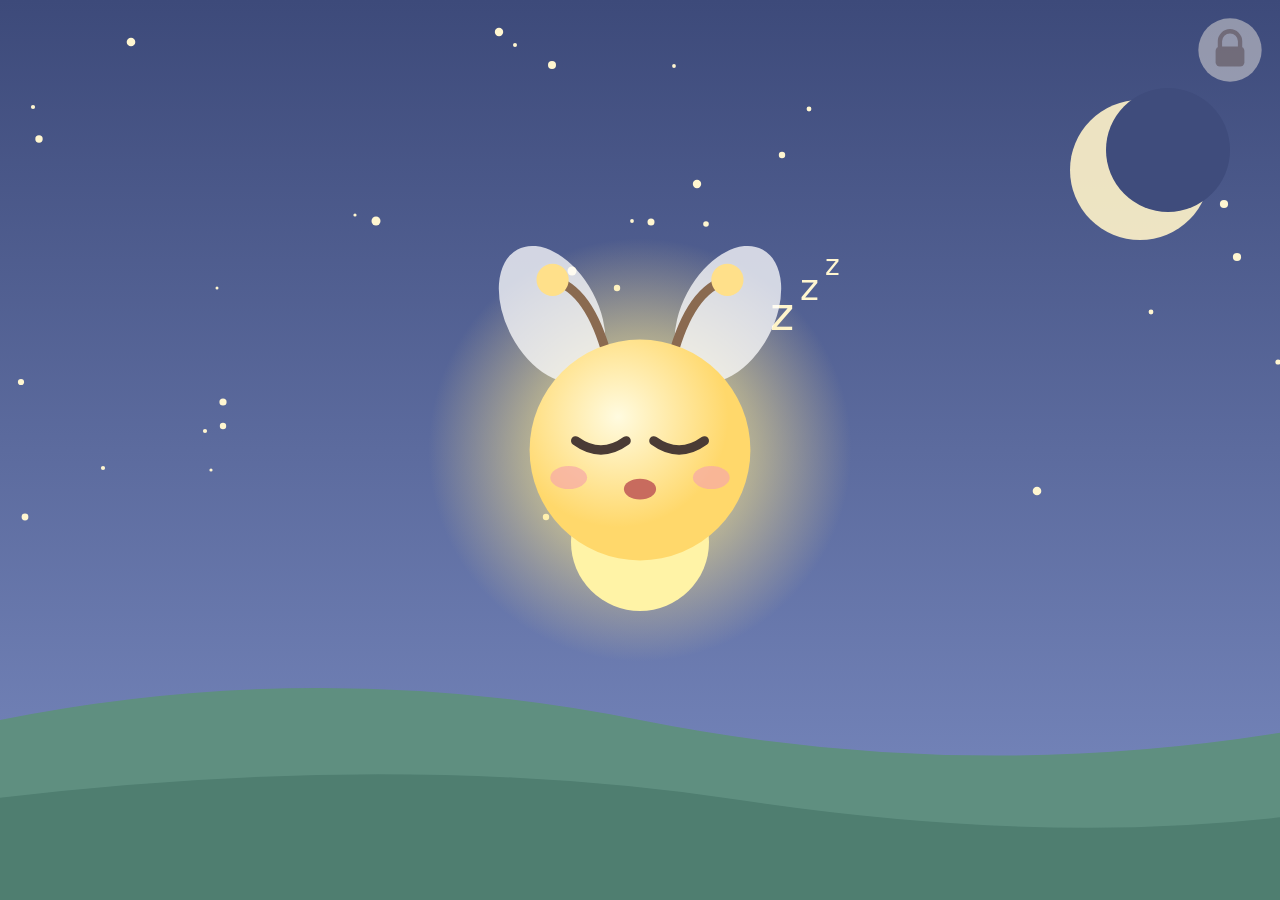
<file: index.html>
<!DOCTYPE html>
<!--
  L'Île aux Mille Curiosités — page principale.
  Tout le jeu vit dans #scene (une scène = l'accueil, le hub ou une zone).
  Lilo (#lilo) et le bouton maison (#maison) flottent par-dessus.
-->
<html lang="fr">
<head>
  <meta charset="utf-8">
  <meta name="viewport" content="width=device-width, initial-scale=1, maximum-scale=1, user-scalable=no, viewport-fit=cover">
  <meta name="theme-color" content="#7cc4d6">
  <meta name="mobile-web-app-capable" content="yes">
  <title>L'Île aux Mille Curiosités</title>
  <link rel="manifest" href="manifest.json">
  <link rel="icon" href="img/icone.svg" type="image/svg+xml">
  <link rel="stylesheet" href="css/style.css">
</head>
<body>
  <main id="scene" aria-live="off"></main>

  <!-- Voile de couleur pour le cycle jour → crépuscule (ne bloque pas les touchers) -->
  <div id="lumiere" aria-hidden="true"></div>

  <!-- Bouton « retour à l'île » : une maison, en haut à gauche -->
  <button id="maison" class="cache" aria-label="Retour à l'île">
    <svg viewBox="0 0 100 100" aria-hidden="true">
      <circle cx="50" cy="50" r="46" fill="#fff8ec" stroke="#e7c98f" stroke-width="4"/>
      <path d="M24 52 L50 28 L76 52" fill="none" stroke="#d98b6a" stroke-width="8" stroke-linecap="round" stroke-linejoin="round"/>
      <rect x="32" y="50" width="36" height="26" rx="5" fill="#f2b08f"/>
      <rect x="45" y="58" width="11" height="18" rx="4" fill="#9a6a52"/>
    </svg>
  </button>

  <!-- Lilo, la luciole compagne (le dessin est injecté par js/moteur/lilo.js) -->
  <button id="lilo" class="cache" aria-label="Lilo"></button>

  <!-- Si la tablette est tenue en portrait : une petite animation « tourne-moi » -->
  <div id="tourner" aria-hidden="true">
    <svg viewBox="0 0 200 200">
      <g class="tablette-tourne">
        <rect x="70" y="40" width="60" height="100" rx="10" fill="#fff8ec" stroke="#d98b6a" stroke-width="6"/>
        <circle cx="100" cy="128" r="5" fill="#d98b6a"/>
      </g>
      <path d="M150 150 A70 70 0 0 1 60 165" fill="none" stroke="#b5dca0" stroke-width="8" stroke-linecap="round"/>
      <path d="M60 165 l12 -14 M60 165 l17 6" stroke="#b5dca0" stroke-width="8" stroke-linecap="round"/>
    </svg>
  </div>

  <script type="module" src="js/main.js"></script>
</body>
</html>
</file>
<file: css/style.css>
/* ==========================================================================
   L'Île aux Mille Curiosités — styles
   Couleurs douces, formes rondes, animations lentes (aucun flash).
   ========================================================================== */

:root {
  --mer: #7cc4d6;
  --mer-clair: #a8dde8;
  --sable: #f4e3b5;
  --herbe: #b5dca0;
  --herbe-fonce: #8fc47e;
  --creme: #fff8ec;
  --peche: #f2b08f;
  --rose: #f4b6c2;
  --lavande: #c9b6e4;
  --jaune: #ffe08a;
  --menthe: #a6e3c8;
  --brun: #9a6a52;
  --fondu: 450ms;
}

* { box-sizing: border-box; }

html, body {
  margin: 0;
  width: 100%;
  height: 100%;
  overflow: hidden;
  background: var(--mer);
  /* Pas de sélection, pas de menu au toucher long, pas de « tirer pour rafraîchir » */
  user-select: none;
  -webkit-user-select: none;
  -webkit-touch-callout: none;
  -webkit-tap-highlight-color: transparent;
  overscroll-behavior: none;
  touch-action: none;
  font-family: system-ui, sans-serif;
}

#scene {
  position: fixed;
  inset: 0;
  transition: opacity var(--fondu) ease;
}
#scene.fondu { opacity: 0; }

/* Les dessins de scène remplissent tout l'écran */
#scene > svg {
  width: 100%;
  height: 100%;
  display: block;
}

/* Les éléments touchables d'une scène */
.touchable { cursor: pointer; }

/* Groupes SVG animés autour de leur propre centre */
.anime {
  transform-box: fill-box;
  transform-origin: center;
}
.anime-bas {
  transform-box: fill-box;
  transform-origin: 50% 100%;
}

/* ---------- Boutons flottants ---------- */
#maison, #lilo {
  position: fixed;
  border: none;
  background: none;
  padding: 0;
  z-index: 10;
  touch-action: none;
  transition: opacity 400ms ease, transform 400ms ease;
}
#maison {
  top: max(14px, env(safe-area-inset-top));
  left: max(14px, env(safe-area-inset-left));
  width: 110px;
  height: 110px;
}
#maison svg { width: 100%; height: 100%; filter: drop-shadow(0 4px 6px rgba(0,0,0,.15)); }
#maison:active { transform: scale(.92); }

#lilo {
  left: max(10px, env(safe-area-inset-left));
  bottom: max(10px, env(safe-area-inset-bottom));
  width: 150px;
  height: 150px;
}
#lilo svg { width: 100%; height: 100%; overflow: visible; }

.cache { opacity: 0; pointer-events: none; transform: scale(.8); }

/* ---------- Lilo ---------- */
.lilo-corps { animation: flotter 3.2s ease-in-out infinite; }
.lilo-aile { animation: battre .35s ease-in-out infinite alternate; }
.lilo-aile.droite { animation-delay: .17s; }
.lilo-halo { animation: respirer 3.2s ease-in-out infinite; }
.parle .lilo-halo { animation: briller .55s ease-in-out infinite alternate; }
.parle .lilo-bouche { animation: parler .22s ease-in-out infinite alternate; }
.lilo-yeux-fermes { display: none; }
.dort .lilo-yeux-ouverts { display: none; }
.dort .lilo-yeux-fermes { display: inline; }
.dort .lilo-aile { animation-duration: 2.4s; }
.dort .lilo-corps { animation-duration: 5s; }
.lilo-saut { animation: sauter .5s ease-out; }

@keyframes flotter {
  0%, 100% { transform: translateY(0); }
  50% { transform: translateY(-8px); }
}
@keyframes battre {
  from { transform: rotate(-14deg) scaleY(1); }
  to   { transform: rotate(10deg) scaleY(.8); }
}
@keyframes respirer {
  0%, 100% { opacity: .45; transform: scale(1); }
  50% { opacity: .7; transform: scale(1.08); }
}
@keyframes briller {
  from { opacity: .6; transform: scale(1.05); }
  to   { opacity: .95; transform: scale(1.22); }
}
@keyframes parler {
  from { transform: scaleY(.5); }
  to   { transform: scaleY(1.3); }
}
@keyframes sauter {
  0% { transform: translateY(0) scale(1); }
  40% { transform: translateY(-14px) scale(1.06); }
  100% { transform: translateY(0) scale(1); }
}

/* ---------- Animations de décor (lentes) ---------- */
.balancer { animation: balancer 5s ease-in-out infinite; }
.balancer.lent { animation-duration: 7s; }
.flotte { animation: flotter 4s ease-in-out infinite; }
.cligne { animation: cligner 5s infinite; }
.derive { animation: deriver 60s linear infinite; }
.derive.lente { animation-duration: 90s; }
.vague { animation: vaguer 6s ease-in-out infinite; }
.vague.b { animation-delay: -3s; }
.luciole-deco { animation: voleter 9s ease-in-out infinite; }
.zzz { animation: zzz 3.5s ease-in-out infinite; }

@keyframes balancer {
  0%, 100% { transform: rotate(-1.6deg); }
  50% { transform: rotate(1.6deg); }
}
@keyframes cligner {
  0%, 92%, 100% { transform: scaleY(1); }
  95% { transform: scaleY(.1); }
}
@keyframes deriver {
  from { transform: translateX(-300px); }
  to   { transform: translateX(1900px); }
}
@keyframes vaguer {
  0%, 100% { transform: translateX(0); opacity: .5; }
  50% { transform: translateX(30px); opacity: .9; }
}
@keyframes voleter {
  0%, 100% { transform: translate(0, 0); opacity: .3; }
  25% { transform: translate(40px, -30px); opacity: .9; }
  50% { transform: translate(80px, 10px); opacity: .5; }
  75% { transform: translate(30px, 30px); opacity: .9; }
}
@keyframes zzz {
  0% { transform: translate(0, 0); opacity: 0; }
  30% { opacity: .8; }
  100% { transform: translate(18px, -40px); opacity: 0; }
}

/* Danse des amis du jardin pendant qu'ils rejouent la chanson */
.danse { animation: danser .5s ease-in-out infinite alternate; }
.danse.b { animation-delay: .25s; }
@keyframes danser {
  from { transform: translateY(0) rotate(-6deg); }
  to   { transform: translateY(-22px) rotate(6deg); }
}

/* Le coquillage qui écoute */
.ecoute { animation: ecouter 1s ease-in-out infinite alternate; }
@keyframes ecouter {
  from { transform: scale(1); }
  to   { transform: scale(1.1); }
}

/* ---------- Écran « tourne la tablette » ---------- */
#tourner {
  display: none;
  position: fixed;
  inset: 0;
  z-index: 50;
  background: var(--mer);
  align-items: center;
  justify-content: center;
}
#tourner svg { width: 50vmin; height: 50vmin; }
.tablette-tourne {
  transform-box: fill-box;
  transform-origin: center;
  animation: tourner 2.5s ease-in-out infinite;
}
@keyframes tourner {
  0%, 30% { transform: rotate(0); }
  60%, 100% { transform: rotate(-90deg); }
}
/* Seulement sur les écrans tactiles tenus en portrait (pas sur ordinateur) */
@media (orientation: portrait) and (pointer: coarse) {
  #tourner { display: flex; }
}

/* Respecte le réglage « réduire les animations » de l'appareil */
@media (prefers-reduced-motion: reduce) {
  *, *::before, *::after {
    animation-duration: 0.01ms !important;
    animation-iteration-count: 1 !important;
  }
}

/* ==========================================================================
   Cycle jour / crépuscule
   ========================================================================== */
#lumiere {
  position: fixed;
  inset: 0;
  z-index: 5;
  pointer-events: none;
  background-color: rgba(255, 170, 90, 0);
  transition: background-color 20s linear;
  mix-blend-mode: multiply;
}

/* ==========================================================================
   Espace parent (réservé aux adultes : ici, du texte est normal)
   ========================================================================== */
#parent-bouton {
  position: fixed;
  top: max(14px, env(safe-area-inset-top));
  right: max(14px, env(safe-area-inset-right));
  width: 72px;
  height: 72px;
  border: none;
  background: none;
  padding: 0;
  z-index: 20;
  opacity: .55;
  touch-action: none;
}
#parent-bouton svg { width: 100%; height: 100%; }

#parent {
  position: fixed;
  inset: 0;
  z-index: 40;
  background: rgba(40, 50, 70, .55);
  display: flex;
  align-items: center;
  justify-content: center;
  touch-action: pan-y;
  font-family: system-ui, -apple-system, sans-serif;
  color: #3d3330;
  user-select: text;
  -webkit-user-select: text;
}
#parent.cache-parent { display: none; }
.parent-carte {
  background: var(--creme);
  border-radius: 28px;
  padding: 24px 32px;
  width: min(820px, 94vw);
  max-height: 92vh;
  overflow-y: auto;
  touch-action: pan-y;
  box-shadow: 0 10px 40px rgba(0,0,0,.25);
  font-size: 18px;
}
.parent-carte header { display: flex; justify-content: space-between; align-items: center; }
.parent-carte h2 { margin: 0 0 8px; font-size: 26px; }
.parent-carte h3 { margin: 0 0 8px; font-size: 20px; color: #9a6a52; }
.parent-carte h4 { margin: 12px 0 4px; }
.parent-carte h4::first-letter { text-transform: uppercase; }
.parent-carte section { border-top: 2px solid #f0e2cc; padding: 14px 0; }
.parent-carte ul { margin: 4px 0; padding-left: 22px; }
.parent-carte li { margin: 3px 0; }
.parent-carte .aide { color: #8a7b70; margin-top: 0; }
.parent-carte button, .parent-carte select {
  font: inherit;
  border-radius: 14px;
  border: 2px solid #e7c98f;
  background: #fff;
  padding: 10px 16px;
  margin: 4px 6px 4px 0;
  color: inherit;
  cursor: pointer;
}
.parent-carte .actif { background: #f2b08f; border-color: #d98b6a; color: #fff; }
.parent-carte .danger { border-color: #e9a99a; color: #b4553f; }
.parent-carte label { display: block; margin: 8px 0; }
.parent-carte input[type=range] { width: 260px; vertical-align: middle; margin-left: 10px; }
.calcul { width: min(440px, 94vw); text-align: center; }
.calcul .saisie {
  font-size: 40px; font-weight: bold; height: 60px; line-height: 60px;
  border-radius: 14px; background: #fff; margin: 10px auto; width: 160px;
  transition: background .2s;
}
.calcul .saisie.faux { background: #f8d6cf; }
.clavier { display: grid; grid-template-columns: repeat(3, 1fr); gap: 8px; margin: 10px 0; }
.clavier button { font-size: 26px; padding: 14px 0; margin: 0; }
.clavier .ok { background: #b5dca0; border-color: #8fc47e; }

/* Police Andika (SIL, licence OFL) : conçue pour les enfants qui apprennent à lire */
@font-face {
  font-family: 'Andika';
  src: url('../polices/Andika-Bold.ttf') format('truetype');
  font-weight: normal;
  font-display: block;
}

/* Pluie douce sur l'île (météo) */
.pluie-douce { animation: pleuvoir 1.6s linear infinite; }
@keyframes pleuvoir {
  from { transform: translate(0, -60px); }
  to   { transform: translate(-20px, 60px); }
}
</file>
